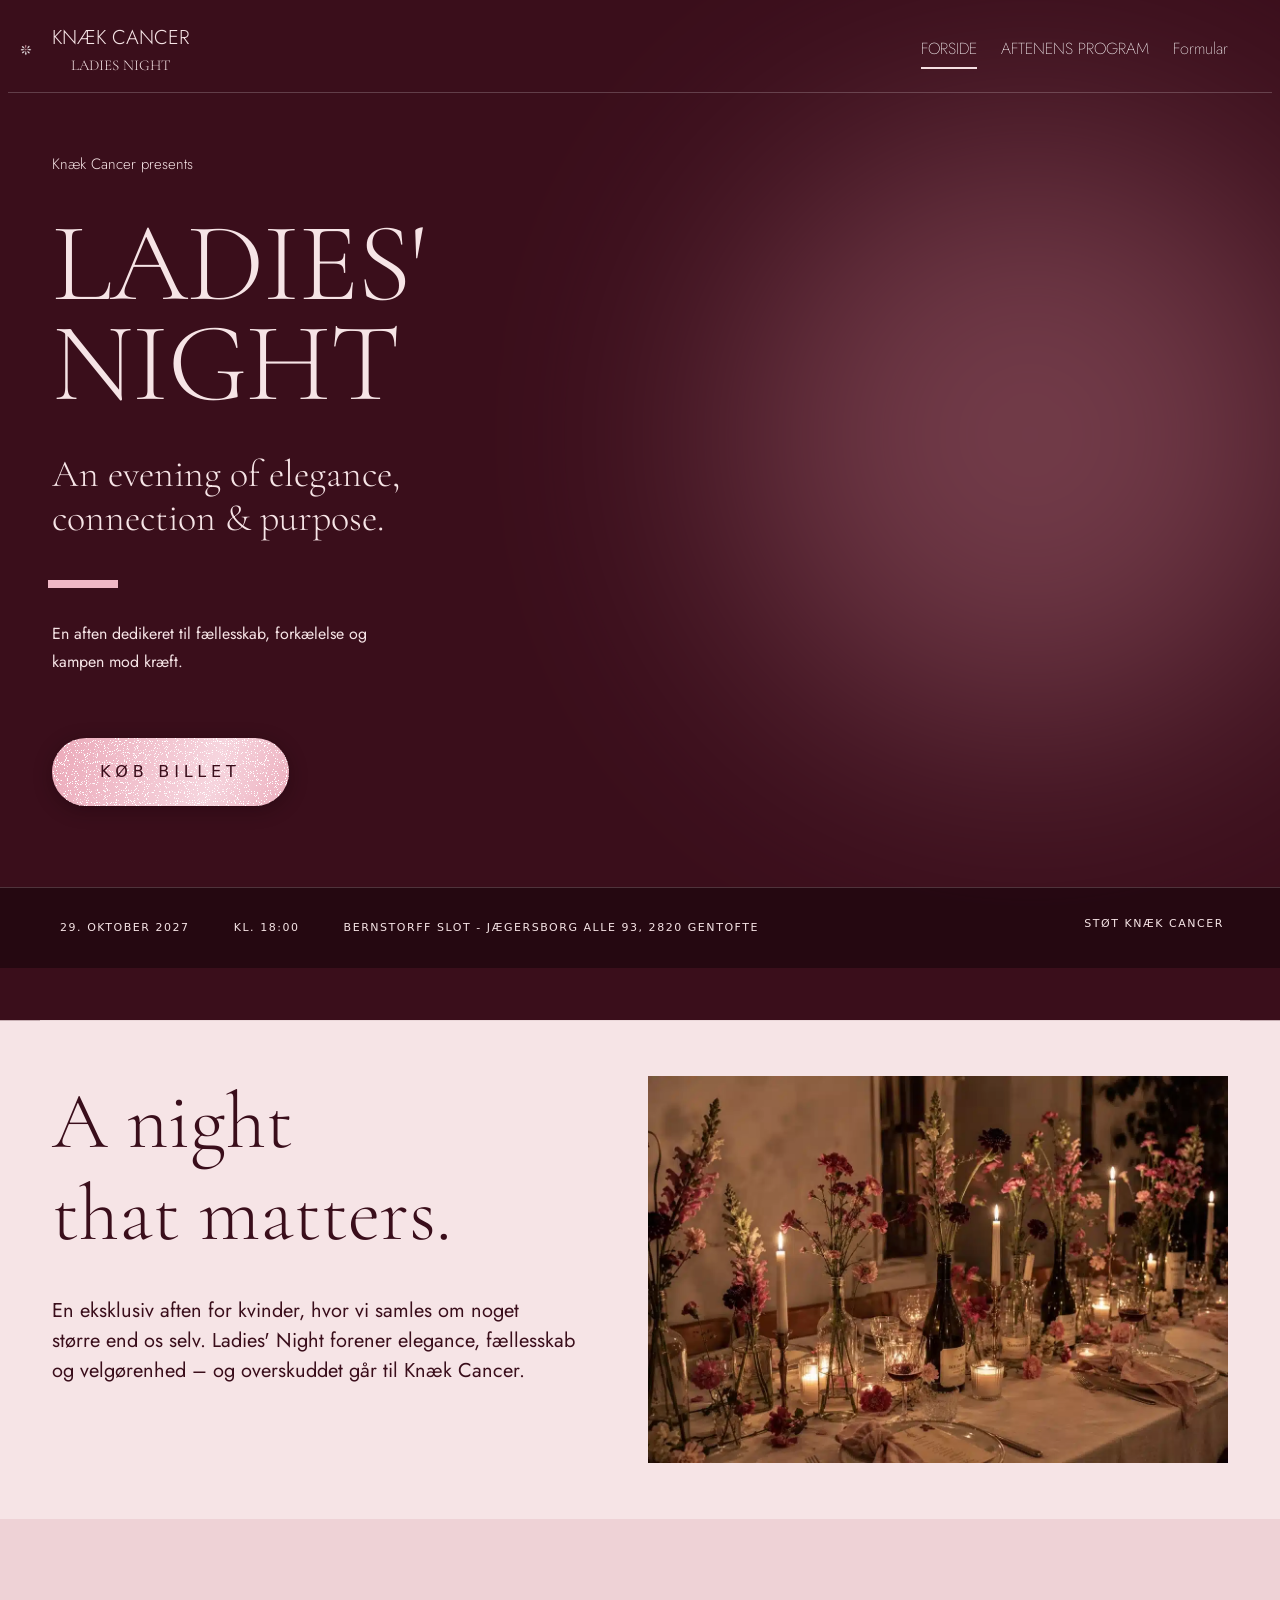
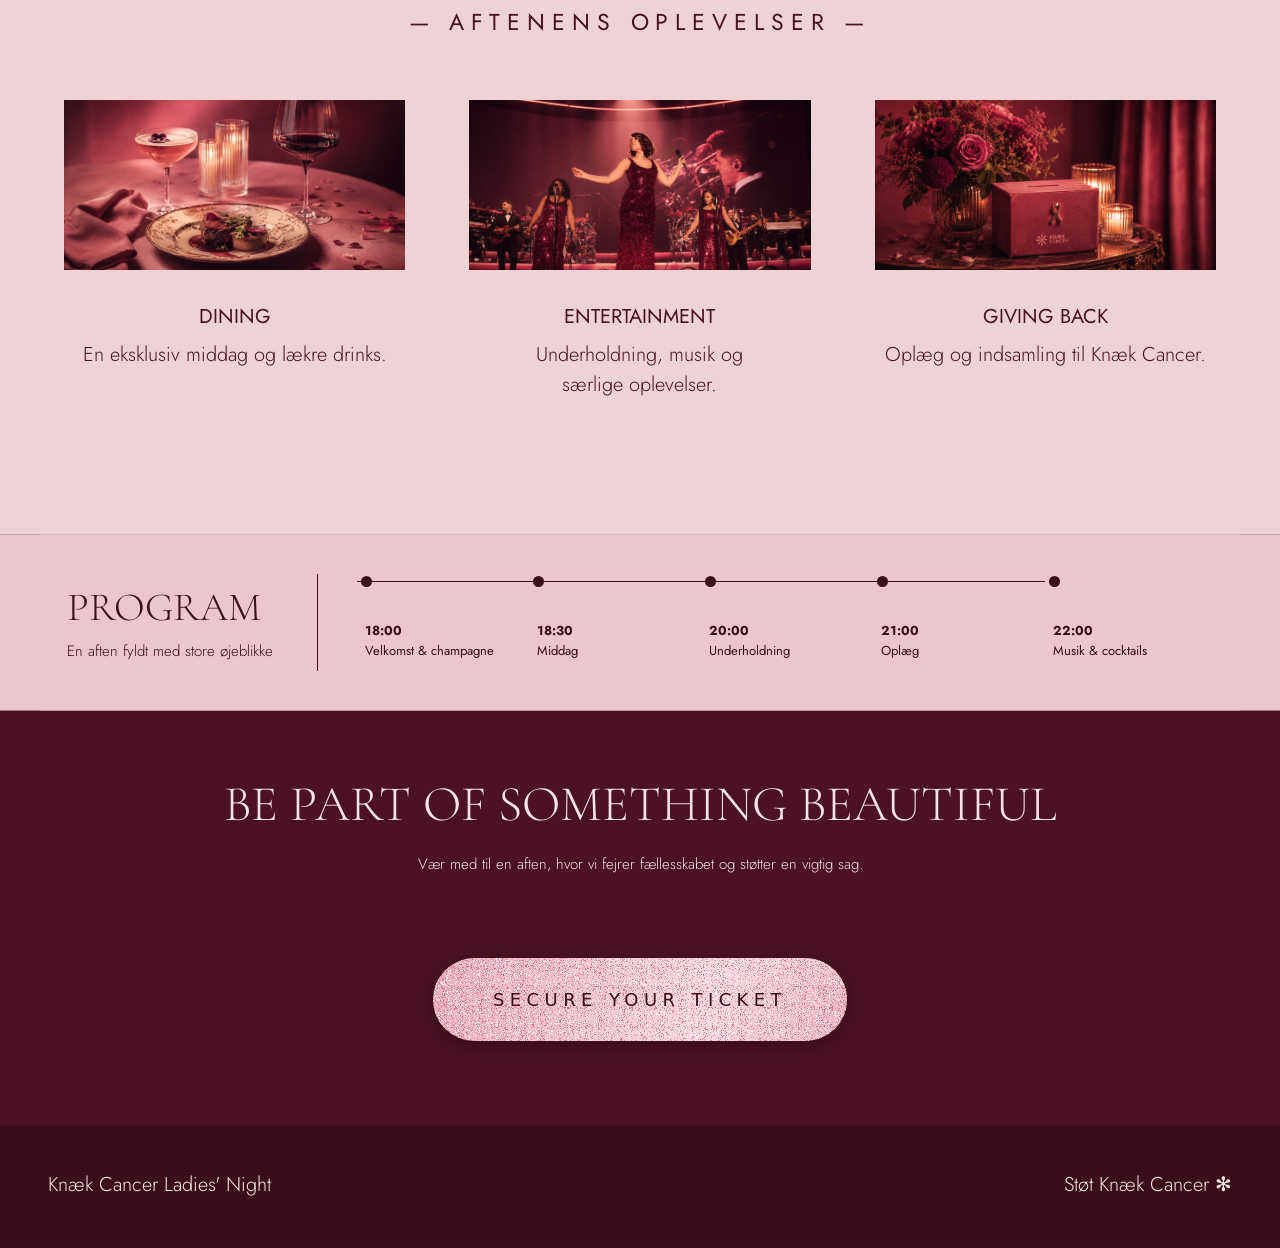
<file: index.html>
<!DOCTYPE html>
<html lang="da">

<head>
  <meta charset="UTF-8">
  <meta name="viewport" content="width=device-width, initial-scale=1.0">
  <title>Knæk Cancer Ladies' Night</title>
  <link rel="stylesheet" href="./starter.css">
  <link rel="stylesheet" href="./style.css">
  <link rel="preconnect" href="https://fonts.googleapis.com">
  <link rel="preconnect" href="https://fonts.gstatic.com" crossorigin>
  <link href="https://fonts.googleapis.com/css2?family=Jost:ital,wght@0,100..900;1,100..900&display=swap"
    rel="stylesheet">
  <link rel="preconnect" href="https://fonts.googleapis.com">
  <link rel="preconnect" href="https://fonts.gstatic.com" crossorigin>
  <link href="https://fonts.googleapis.com/css2?family=Cormorant+Garamond:ital,wght@0,300..700;1,300..700&display=swap"
    rel="stylesheet">
</head>

<body>
  <header class="site-header">
    <div class="logo">
      <a href="index.html">
        <img src="billeder/blomst.webp" alt="Logo">
      </a>
    </div>
    <div class="header-content">
      <a class="site-logo" href="./">
        <span class="logo-title">KNÆK CANCER</span><br>
        <span class="logo-subtitle">LADIES NIGHT</span>
      </a>
      <nav class="site-nav">
        <button>Menu</button>
        <ul class="menu" id="menu" popover>
          <li><a href="./" aria-current="page">FORSIDE</a></li>
          <li><a href="404.html">AFTENENS PROGRAM</a></li>
          <li><a href="./form.html">Formular</a></li>
        </ul>
      </nav>
    </div>
  </header>

  <main>

    <section>
      <div class="forside">
        <div class="glow-circle1"></div>

        <p class="cap">
          Knæk Cancer presents
        <p>
        <h1>Ladies' <br> Night</h1>
        <p class="cap2">An evening of elegance, connection & purpose.
        <p>
        <div class="line"></div>
        <p class="cap3">En aften dedikeret til fællesskab, forkælelse og kampen mod kræft.</p>
        <div>
          <a href="#"> KØB BILLET </a>
        </div>

        <div class="date">
          <div class="date2">
            <div class="date_text">
              <span>29. OKTOBER 2027</span>
              <span>KL. 18:00</span>
              <span>BERNSTORFF SLOT - JÆGERSBORG ALLE 93, 2820 GENTOFTE</span>
            </div>
            <div class="date_støt">STØT KNÆK CANCER</div>
          </div>
        </div>
      </div>
    </section>

    <section class="about">
      <div class="about-text">
        <h2>A night<br>that matters.</h2>
        <p>En eksklusiv aften for kvinder, hvor vi samles om noget <br> større end os selv. Ladies' Night forener
          elegance, fællesskab <br> og velgørenhed – og overskuddet går til Knæk Cancer.</p>
      </div>
      <div>
        <img src="billeder/borddækning.webp" alt="borddækning">
      </div>
    </section>

    <section class="oplevelser">
      <div class="oplevelser_indhold">
        <p class="oplevelser_overskrift">— AFTENENS OPLEVELSER —</p>
        <div class="grid_1-1-1">
          <div class="indhold">
            <div class="indhold-img">
              <img src="billeder/Romantisk gourmetmiddag i stearinlysenes skær.png" alt="mad">
            </div>
            <h3>DINING</h3>
            <p>En eksklusiv middag og lækre drinks.</p>
          </div>
          <div class="indhold">
            <div class="indhold-img">
              <img src="billeder/Glamourøs retro-soulkoncert i burgundy og pink.png" alt="raye">
            </div>
            <h3>ENTERTAINMENT</h3>
            <p>Underholdning, musik og særlige oplevelser.</p>
          </div>
          <div class="indhold">
            <div class="indhold-img">
              <img src="billeder/Velourbeklædt donationsboks i rosa skær.png" alt="gave">
            </div>
            <h3>GIVING BACK</h3>
            <p>Oplæg og indsamling til Knæk Cancer.</p>
          </div>
        </div>
      </div>
    </section>

    <section class="program">
      <div class="section-inner program-inner">
        <div class="program-overskrift">
          <h2>PROGRAM</h2>
          <p>En aften fyldt med store øjeblikke</p>
        </div>
        <ul class="timeline">
          <li><br><b>18:00</b> <br><span>Velkomst & champagne</span></li>
          <li><br><b>18:30</b><br><span>Middag</span></li>
          <li><br><b>20:00</b><br><span>Underholdning</span></li>
          <li><br><b>21:00</b><br><span>Oplæg</span></li>
          <li><br><b>22:00</b><br><span>Musik & cocktails</span></li>
        </ul>
      </div>
    </section>

    <section class="secureticket">

      <div>

        <div>
          <h2>BE PART OF SOMETHING BEAUTIFUL</h2>
          <p>Vær med til en aften, hvor vi fejrer fællesskabet og støtter en vigtig sag.</p>
        </div>
        <div>
          <a href="#">SECURE YOUR TICKET</a>
        </div>
      </div>
    </section>

  </main>

  <footer class="site-footer">
    <div class="footer-content">
      <p>Knæk Cancer Ladies' Night</p>
      <p>Støt Knæk Cancer ✻</p>
    </div>
  </footer>
  <script src="./script.js"></script>
  <script>
    const farver = ["#eba9b9", "#f6d5de", "#eba9b", "#f6d5de"];

    document.addEventListener("mousemove", function (e) {
      const prik = document.createElement("div");
      prik.className = "glimmer";
      prik.style.left = e.clientX + "px";
      prik.style.top = e.clientY + "px";

      const farve = farver[Math.floor(Math.random() * farver.length)];
      prik.style.background = farve;
      prik.style.boxShadow = "0 0 8px " + farve;

      document.body.appendChild(prik);

      setTimeout(function () {
        prik.remove();
      }, 800);
    });
  </script>
</body>

</html>
</file>
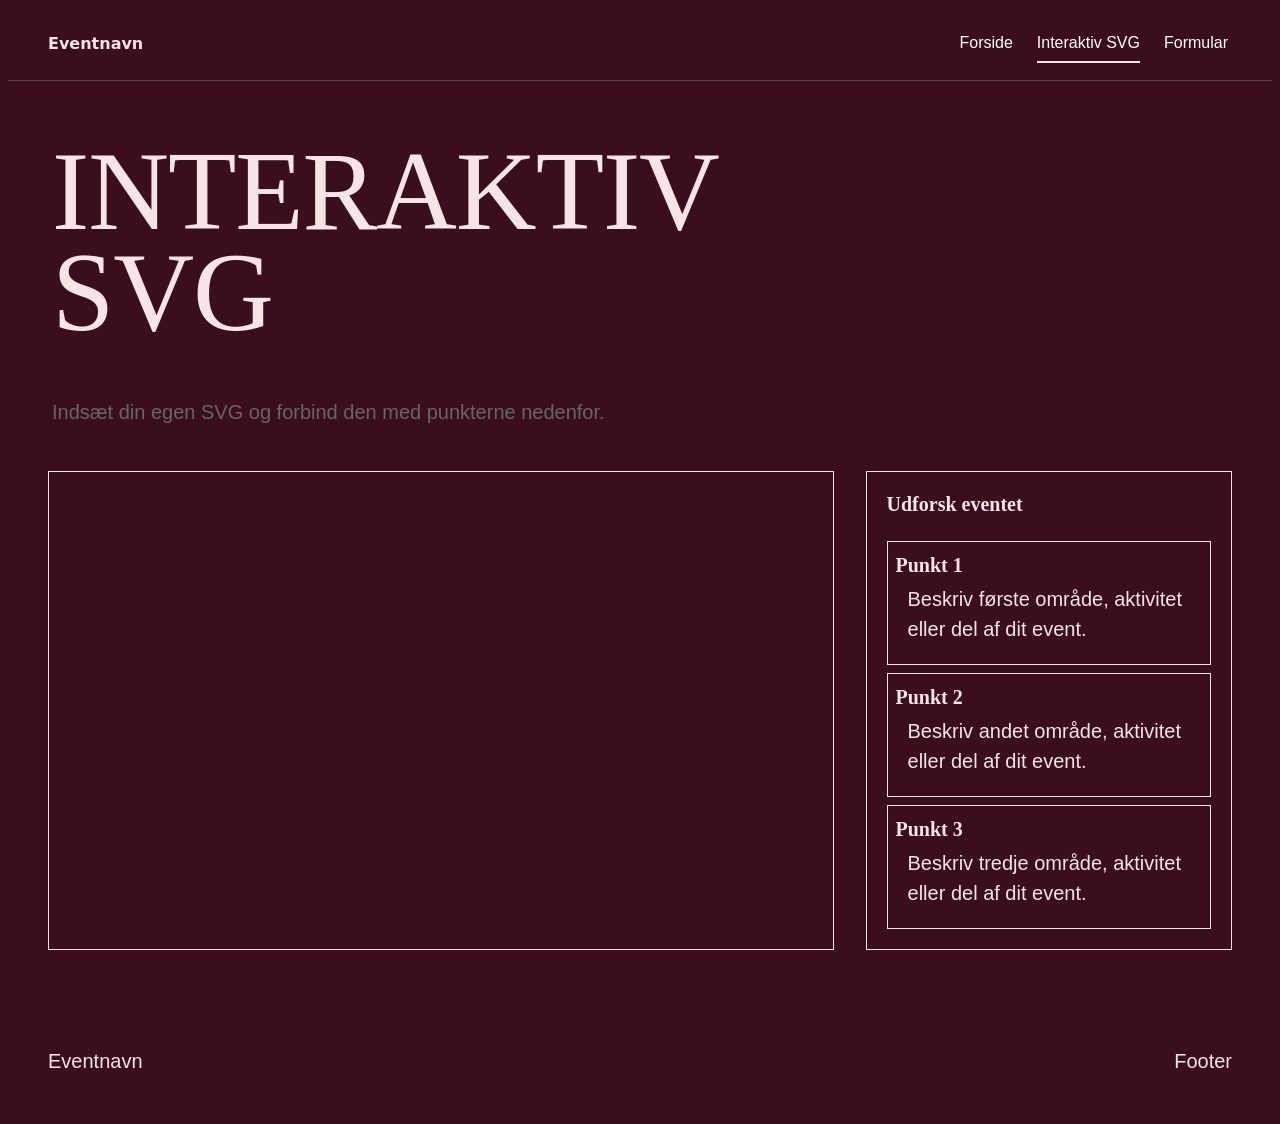
<file: svg.html>
<!DOCTYPE html>
<html lang="da">

<head>
  <meta charset="UTF-8">
  <meta name="viewport" content="width=device-width, initial-scale=1.0">
  <title>Interaktiv SVG | Eventnavn</title>
  <link rel="stylesheet" href="./starter.css">
  <link rel="stylesheet" href="./style.css">
</head>

<body>
  <header class="site-header">
    <div class="header-content">
      <a class="site-logo" href="./">Eventnavn</a>
      <nav class="site-nav">
        <button>Menu</button>
        <ul class="menu" id="menu" popover>
          <li><a href="./">Forside</a></li>
          <li><a href="./svg.html" aria-current="page">Interaktiv SVG</a></li>
          <li><a href="./form.html">Formular</a></li>
        </ul>
      </nav>
    </div>
  </header>

  <main>
    <section class="svg-page">
      <header class="svg-intro">
        <h1>Interaktiv SVG</h1>
        <p>Indsæt din egen SVG og forbind den med punkterne nedenfor.</p>
      </header>

      <section class="svg-layout">
        <div class="svg-placeholder"></div>

        <article class="panel">
          <h2>Udforsk eventet</h2>
          <div class="accordion">
            <!-- TODO: Lav om til details/summary -->
            <div class="accordion-item">
              <h3>Punkt 1</h3>
              <p>Beskriv første område, aktivitet eller del af dit event.</p>
            </div>
            <div class="accordion-item">
              <h3>Punkt 2</h3>
              <p>Beskriv andet område, aktivitet eller del af dit event.</p>
            </div>
            <div class="accordion-item">
              <h3>Punkt 3</h3>
              <p>Beskriv tredje område, aktivitet eller del af dit event.</p>
            </div>
          </div>
        </article>
      </section>
    </section>
  </main>

  <footer class="site-footer">
    <div class="footer-content">
      <p>Eventnavn</p>
      <p>Footer</p>
    </div>
  </footer>
  <script src="./script.js"></script>
</body>

</html>
</file>
<file: starter.css>
*,
::before,
::after {
  box-sizing: border-box;
  margin: 0;
  padding: 4px;
}

html {
  interpolate-size: allow-keywords;
  font-family: system-ui, sans-serif;
  line-height: 1.5;
  -webkit-font-smoothing: antialiased;
}

h1,
h2 {
  line-height: 1.25;
}

p,
li {
  text-wrap: pretty;
}

img,
svg {
  display: block;
  width: 100%;
  height: auto;
}

label {
  display: block;
}

input,
button,
textarea,
select {
  font: inherit;
  color: inherit;
  background-color: transparent;
  font-size: max(1em, 16px);
  padding: 0;
  margin: 0;
}

input:where([type="checkbox"], [type="radio"]) {
  width: 1em;
  height: 1em;
}

textarea {
  resize: none;
  min-height: 4lh;
}

legend {
  padding: 0;
}

select,
::picker(select) {
  appearance: base-select;
}

[popover] {
  margin: revert;
}

dialog {
  overscroll-behavior: none;

  &::backdrop {
    overflow: hidden;
    overscroll-behavior: contain;
  }
}

.visually-hidden {
  position: absolute;
  width: 1px;
  height: 1px;
  overflow: hidden;
  white-space: nowrap;
  clip-path: inset(100%);
}
</file>
<file: style.css>
/* Variabler */
html {
  --color-page: #3a0e1b;
  --color-surface: #3a0e1b;
  --color-text: #f6e4e6;
  --color-muted: #666;
  --color-border: #f6e4e6;
  --space-05: 0.5rem;
  --space-1: 1rem;
  --space-2: 2rem;
  --space-3: 3rem;

  background: var(--color-page);
  color: var(--color-text);
}
/* Globalt layout */
body {
  margin: 0;
  min-height: 100svh;
  display: grid;
  grid-template-rows: auto 1fr auto;
  grid-template-columns: minmax(1rlh, 1fr) minmax(0, 75rem) minmax(1rlh, 1fr);
}

h1,
h2,
h3,
p {
  margin: 0;
  font-size: 20px;
  font-family: serif;
}

main {
  display: grid;
  grid-template-columns: inherit;
  grid-column: 1 / -1;
  align-content: start;
  background-color: #3a0e1b;
}

main > * {
  grid-column: 2;
  padding-block: var(--space-3);
}

.svg-page {
  display: grid;
  gap: var(--space-2);
}

.svg-intro {
  display: grid;
  gap: var(--space-1);
  max-width: 60ch;
}

.svg-intro p {
  color: var(--color-muted);
}

.svg-layout {
  display: grid;
  gap: var(--space-2);
  align-items: start;
  @media (width > 800px) {
    grid-template-columns: 1fr min(40%, 36ch);
  }
}

.form-page {
  display: grid;
  gap: var(--space-2);
  @media (width > 600px) {
    grid-template-columns: min(40%, 50ch) 1fr;
  }
}

.form-intro {
  display: grid;
  gap: var(--space-1);
  align-content: start;
  max-width: 60ch;
}

.form-intro p {
  color: var(--color-muted);
  font-size: 22px;
}

.opsamling-page {
  display: grid;
  gap: var(--space-2);
  align-items: start;

  @media (width > 800px) {
    grid-template-columns: minmax(0, 44ch) minmax(20rem, 1fr);
  }
}

.opsamling-intro {
  display: grid;
  gap: var(--space-1);
  max-width: 60ch;
}

.opsamling-intro p {
  color: var(--color-muted);
}

.error-page {
  display: grid;
  gap: var(--space-1);
  max-width: 60ch;
}

.error-page p {
  color: var(--color-muted);
}

/* Header og footer */
.site-header,
.site-footer {
  grid-column: 1 / -1;

  display: grid;
  grid-template-columns: inherit;
  background: var(--color-surface);
}

.header-content,
.footer-content {
  grid-column: 2;
}

.header-content {
  min-height: 4rem;
  display: flex;
  justify-content: space-between;
  align-items: center;
  gap: var(--space-1);
}

.site-logo {
  color: inherit;
  font-weight: 700;
  text-decoration: none;
}

.footer-content {
  padding-block: var(--space-1);
  display: flex;
  flex-wrap: wrap;
  justify-content: space-between;
  gap: var(--space-1);
  color: var(--color-muted);
}

/* Navigation */
[popover] {
  margin: 0;
  padding: 0;
  border: none;
  background: transparent;
}

.site-nav button {
  padding: 0.4rem 0.7rem;
  border: 1px solid var(--color-border);
  background: var(--color-surface);
  @media (width > 600px) {
    display: none;
  }
}

.menu {
  margin: 0;
  padding: var(--space-1);
  list-style: none;
  background: var(--color-surface);
  border: 1px solid var(--color-border);
  @media (width > 600px) {
    display: flex;
    gap: var(--space-1);
    padding: 0;
    border: none;
    background: none;
    position: static;
  }
}

.menu a {
  display: block;
  padding: 0.4rem 0;
  color: inherit;
  text-decoration: none;
  border-bottom: 2px solid #0000;
}

.menu a[aria-current="page"] {
  border-bottom-color: var(--color-border);
}

/* Flader */
.panel,
.svg-placeholder,
.form-placeholder,
.opsamling-placeholder {
  background: var(--color-surface);
  border: 1px solid var(--color-border);
}

.panel {
  padding: var(--space-1);
  display: grid;
  gap: var(--space-1);
}

.svg-placeholder,
.opsamling-placeholder {
  min-height: -webkit-fill-available;
  min-height: stretch;
}

.form-placeholder {
  min-height: -webkit-fill-available;
  min-height: stretch;
  padding: var(--space-1);
  border: 1px solid #3a0e1b;
  border-radius: 50px;
}

/* Details */
.accordion {
  display: grid;
  gap: var(--space-05);
}

.accordion-item {
  border: 1px solid var(--color-border);
  background: var(--color-surface);
}

.accordion-item p {
  padding: 0 var(--space-1) var(--space-1);
  color: var(--color-muted);
}

/* Knap/link */

/* ========== GLITTER-KNAP (erstatter .secureticket a) ========== */
.button {
  position: relative;
  isolation: isolate; /* glitteret ligger bag teksten */
  overflow: hidden;
  justify-self: center;
  display: inline-block;
  box-sizing: border-box;
  width: 100%;
  text-decoration: none;
  color: #f6e4e6;
  text-shadow: none; /* sektionen giver ellers teksten en mørk skygge */
  border-radius: 35px;
  border: 1px solid var(--color-border);
  background: var(--color-surface);
  color: inherit;
  text-decoration: none;
}

/*************header**************/
.site-header {
  background-color: #3a0e1b;

  border-bottom: 1px solid rgba(255, 255, 255, 0.2);
}
.site-logo {
  text-align: center;
}
.logo-title {
  font-family: "Jost", sans-serif;
  font-weight: 300;
  font-size: 20px;
}

.logo-subtitle {
  font-family: "Cormorant Garamond", serif;
  font-weight: 300;
  font-size: 15px;
}

.menu {
  font-family: "Jost", sans-serif;
  color: white;
  font-weight: 200;
}
/***************INDEX*************/
.glow-circle1 {
  position: absolute;
  width: 600px;
  height: 600px;
  border-radius: 50%;

  background: #f6a7b6dd;

  filter: blur(130px);
  opacity: 0.35;

  right: -50px;
  top: 15%;
}

p {
  font-family: "Jost", sans-serif;
}

.cap {
  margin: 0 0 22px;
  font-size: 15px;
  font-weight: 300;
}

h1 {
  font-family: "Cormorant Garamond", serif;
  font-style: normal;
  font-size: 112px;
  line-height: 0.9;
  font-weight: lighter;
  margin: 0 0 30px;
  text-transform: uppercase;
  letter-spacing: -0.01em;
}
.cap2 {
  font-family: "Cormorant Garamond", serif;
  font-size: 38px;
  font-style: italic;
  font-weight: 200;
  line-height: 1.15;
  margin: 0 0 28px;
  max-width: 420px;
}

.line {
  width: 70px;
  height: 1px;
  background: #f0b8c6;
  margin-bottom: 28px;
}
.cap3 {
  font-size: 16px;
  line-height: 1.7;
  margin: 0 0 36px;
  max-width: 340px;
  margin-bottom: 55px;
}
/* ========== GLITTER-KNAP PÅ FORSIDEN (.forside a) ========== */
.forside a {
  position: relative;
  isolation: isolate; /* glitteret ligger bag teksten **/
  overflow: hidden;
  display: inline-block;
  text-decoration: none;
  color: #3a0e1b;
  text-shadow: none;
  border-radius: 35px;
  font-size: 16px;
  padding: 22px 48px;
  margin: 0;
  letter-spacing: 0.3em;

  background-color: #eba9b9;
  background-image: linear-gradient(
    110deg,
    #eba9b9 0%,
    #f6d5de 35%,
    #eba9b9 55%,
    #f6d5de 100%
  );
  background-size: 200% 100%;
  box-shadow: 0 4px 18px rgba(20, 4, 10, 0.35);
  transition:
    transform 0.2s,
    box-shadow 0.2s;
  animation: ticket-shine 4s ease-in-out infinite;
}

@keyframes ticket-shine {
  0%,
  100% {
    background-position: 0% 0;
  }
  50% {
    background-position: 100% 0;
  }
}

.forside a:hover {
  transform: translateY(-2px);
  box-shadow: 0 8px 24px rgba(20, 4, 10, 0.45);
}
.forside a:focus-visible {
  outline: 2px solid #f6d5de;
  outline-offset: 3px;
}

/* Glitter-lagene på knappen */
.forside a::before,
.forside a::after {
  content: "";
  position: absolute;
  inset: 0;
  z-index: -1;
  pointer-events: none;
  background-size: 200px 200px;
}

/* Lag 1: hvide og lyse glimt */
.forside a::before {
  background-image: url("data:image/svg+xml,<svg xmlns='http://www.w3.org/2000/svg' width='200' height='200'><filter id='f' x='0' y='0' width='100%' height='100%' color-interpolation-filters='sRGB'><feTurbulence type='fractalNoise' baseFrequency='.9' numOctaves='1' seed='7' stitchTiles='stitch'/><feColorMatrix values='0 0 0 0 1  0 0 0 0 1  0 0 0 0 1  20 0 0 0 -12.2'/></filter><rect width='100%' height='100%' filter='url(%23f)'/></svg>");
}
/**************dato, tid og lokation streg*******************************/

.date {
  position: relative;
  background: rgba(30, 6, 14, 0.75);
  border-top: 1px solid rgba(246, 228, 230, 0.2);
  width: 100vw;
  margin-left: calc(50% - 50vw);
  margin-top: 70px;
}
.date2 {
  max-width: none;
  padding: 20px 48px;
  display: flex;
  gap: 40px;
  flex-wrap: wrap;
  justify-content: space-between;
}
.date_text {
  display: flex;
  gap: 36px;
  flex-wrap: wrap;
  font-size: 11px;
  letter-spacing: 0.14em;
}
.date_støt {
  font-size: 11px;
  letter-spacing: 0.14em;
}

/****************************about*****************/

.about {
  display: grid;
  grid-template-columns: 1fr 1fr;
  background-color: #f6e4e6;
  box-shadow: 0 0 0 100vmax #f6e4e6;
  clip-path: inset(0 -100vmax);
}

.about-text {
  color: #3a0e1b;
}

.about h2 {
  font-family: "Cormorant Garamond", serif;
  font-size: 5rem;
  font-weight: 200;
  line-height: 1.15;
  margin: 0 0 28px;
  max-width: 420px;
}

/***********************oplevelser*************************/

.oplevelser {
  background-color: #eed2d6;
  box-shadow: 0 0 0 100vmax #eed2d6;
  clip-path: inset(0 -100vmax);
}

.oplevelser_overskrift {
  text-align: center;
  font-family: "Jost", sans-serif;
  margin: 30px;
  font-size: 23px;
  color: #4a1224;
  letter-spacing: 0.3em;
  margin-bottom: 40px;
}

.grid_1-1-1 {
  display: grid;
  grid-template-columns: 1fr 1fr 1fr;
  gap: 40px;
  text-align: center;
  margin-bottom: 70px;
}

.grid_1-1-1 h3 {
  font-family: "Jost", sans-serif;
  margin-top: 20px;
  font-weight: 400;
  color: #4a1224;
}
.grid_1-1-1 p {
  font-family: "Jost", sans-serif;
  font-weight: 300;
  color: #4a1224;
}
/* ========== GLITTER HOVER PÅ BILLEDER ========== */
.indhold-img {
  position: relative;
  overflow: hidden; /* glitteret og zoom bliver inde i billedet */
}

.indhold-img img {
  display: block;
  width: 100%;
  transition: transform 0.8s ease;
}

/* Billedet zoomer let ind ved hover */
.indhold:hover .indhold-img img {
  transform: scale(1.06);
}

/* Fælles for begge lag */
.indhold-img::before,
.indhold-img::after {
  content: "";
  position: absolute;
  inset: 0;
  pointer-events: none;
}

/* Lag 1: glitter der blinker (skjult til man holder musen over) */
.indhold-img::before {
  opacity: 0;
  background-size: 300px 300px;
  background-image:
    /* hvid */
    url("data:image/svg+xml,<svg xmlns='http://www.w3.org/2000/svg' width='300' height='300'><filter id='f' x='0' y='0' width='100%' height='100%' color-interpolation-filters='sRGB'><feTurbulence type='fractalNoise' baseFrequency='.8' numOctaves='1' seed='5' stitchTiles='stitch'/><feColorMatrix values='0 0 0 0 1  0 0 0 0 1  0 0 0 0 1  20 0 0 0 -12.4'/></filter><rect width='100%' height='100%' filter='url(%23f)'/></svg>"),
    /* blush */
    url("data:image/svg+xml,<svg xmlns='http://www.w3.org/2000/svg' width='300' height='300'><filter id='f' x='0' y='0' width='100%' height='100%' color-interpolation-filters='sRGB'><feTurbulence type='fractalNoise' baseFrequency='.7' numOctaves='1' seed='12' stitchTiles='stitch'/><feColorMatrix values='0 0 0 0 .96  0 0 0 0 .84  0 0 0 0 .87  20 0 0 0 -12'/></filter><rect width='100%' height='100%' filter='url(%23f)'/></svg>"),
    /* rosa */
    url("data:image/svg+xml,<svg xmlns='http://www.w3.org/2000/svg' width='300' height='300'><filter id='f' x='0' y='0' width='100%' height='100%' color-interpolation-filters='sRGB'><feTurbulence type='fractalNoise' baseFrequency='.85' numOctaves='1' seed='23' stitchTiles='stitch'/><feColorMatrix values='0 0 0 0 .88  0 0 0 0 .55  0 0 0 0 .65  20 0 0 0 -12.4'/></filter><rect width='100%' height='100%' filter='url(%23f)'/></svg>");
  background-position:
    0 0,
    90px 60px,
    170px 120px;
}

.indhold:hover .indhold-img::before {
  animation: card-twinkle 1.6s ease-in-out infinite;
}

@keyframes card-twinkle {
  0%,
  100% {
    opacity: 0.25;
  }
  50% {
    opacity: 1;
  }
}

/* Lag 2: lysskær der glider hen over billedet ved hover */
.indhold-img::after {
  background-image: linear-gradient(
    110deg,
    transparent 40%,
    rgba(255, 235, 240, 0.55) 50%,
    transparent 60%
  );
  background-size: 250% 100%;
  background-position: 150% 0;
  transition: background-position 0s;
}

.indhold:hover .indhold-img::after {
  background-position: -50% 0;
  transition: background-position 1s ease;
}

/* Ingen animation for dem, der har slået det fra i systemet */
@media (prefers-reduced-motion: reduce) {
  .indhold-img img {
    transition: none;
  }
  .indhold:hover .indhold-img img {
    transform: none;
  }
  .indhold:hover .indhold-img::before {
    animation: none;
    opacity: 0.6;
  }
  .indhold:hover .indhold-img::after {
    transition: none;
  }
}

/******timeline******/

.program {
  background: #ebc6cc;
  box-shadow: 0 0 0 100vmax #ebc6cc;
  clip-path: inset(0 -100vmax);
  color: #3a0e1b;
  padding: 15px;
}
.section-inner {
  display: grid;
  grid-template-columns: 1fr 3fr;
}

.program-inner {
  padding-block: 25px;
  display: grid;
  gap: 10px;
  align-items: center;
  gap: 5px;
}

.timeline {
  display: grid;
  grid-template-columns: repeat(5, 1fr);
  list-style: none;
  font-family: "Jost", sans-serif;
  font-size: 13px;
}
.timeline li {
  position: relative;
  border-top: 1px solid #3a0e1b;
  padding-top: 20px;
  padding-right: 10px; /* luft mellem teksterne i stedet for gap */
}

.timeline li::before {
  content: "";
  position: absolute;
  top: -6px; /* halvdelen af prikken + halvdelen af kanten */
  width: 11px;
  height: 11px;
  border-radius: 50%;
  background: #3a0e1b;
}

/* Valgfrit: ingen streg ud for sidste prik */
.timeline li:last-child {
  border-top-color: transparent;
}

.program-overskrift {
  border-right: 1px solid #3a0e1b;
  margin-right: 30px;
}

.program-overskrift h2 {
  font-size: 40px;
  font-family: "Cormorant Garamond", serif;
  font-weight: 300;
}

.program-overskrift p {
  font-weight: 300;
  font-size: 15px;
  font-family: "Jost", sans-serif;
}

/****************køb billet***************/

.secureticket {
  background-color: #4a1224;
  box-shadow: 0 0 0 100vmax #4a1224;
  clip-path: inset(0 -100vmax);
  text-align: center;
  padding: 50px;
}

.secureticket h2 {
  font-size: 50px;
  font-family: "Cormorant Garamond", serif;
  font-weight: 300;
  margin-bottom: 10px;
}
.secureticket p {
  font-family: "Jost", sans-serif;
  font-weight: 300;
  font-size: 15px;
  margin-bottom: 50px;
}

/* ========== GLITTER-KNAP (erstatter .secureticket a) ========== */
.secureticket a {
  position: relative;
  isolation: isolate; /* glitteret ligger bag teksten */
  overflow: hidden;
  display: inline-block;
  text-decoration: none;
  color: #3a0e1b;
  text-shadow: none; /* sektionen giver ellers teksten en mørk skygge */
  border-radius: 50px;
  padding: 10px;
  margin: 20px;
  letter-spacing: 0.3em;
  font-size: 18px; /* større tekst (tilføj denne linje) */
  padding: 28px 60px; /* større knap */

  background-color: #eba9b9;
  background-image: linear-gradient(
    110deg,
    #eba9b9 0%,
    #f6d5de 35%,
    #eba9b9 55%,
    #f6d5de 100%
  );
  background-size: 200% 100%;
  box-shadow: 0 4px 18px rgba(20, 4, 10, 0.35);
  transition:
    transform 0.2s,
    box-shadow 0.2s;
  animation: ticket-shine 4s ease-in-out infinite;
}

@keyframes ticket-shine {
  0%,
  100% {
    background-position: 0% 0;
  }
  50% {
    background-position: 100% 0;
  }
}

.secureticket a:hover {
  transform: translateY(-2px);
  box-shadow: 0 8px 24px rgba(20, 4, 10, 0.45);
}
.secureticket a:focus-visible {
  outline: 2px solid #f6d5de;
  outline-offset: 3px;
}

/* Glitter-lagene på knappen */
.secureticket a::before,
.secureticket a::after {
  content: "";
  position: absolute;
  inset: 0;
  z-index: -1;
  pointer-events: none;
  background-size: 200px 200px;
}

/* Lag 1: hvide og lyse glimt */
.secureticket a::before {
  background-image:
    url("data:image/svg+xml,<svg xmlns='http://www.w3.org/2000/svg' width='200' height='200'><filter id='f' x='0' y='0' width='100%' height='100%' color-interpolation-filters='sRGB'><feTurbulence type='fractalNoise' baseFrequency='.9' numOctaves='1' seed='7' stitchTiles='stitch'/><feColorMatrix values='0 0 0 0 1  0 0 0 0 1  0 0 0 0 1  20 0 0 0 -12.2'/></filter><rect width='100%' height='100%' filter='url(%23f)'/></svg>"),
    url("data:image/svg+xml,<svg xmlns='http://www.w3.org/2000/svg' width='200' height='200'><filter id='f' x='0' y='0' width='100%' height='100%' color-interpolation-filters='sRGB'><feTurbulence type='fractalNoise' baseFrequency='.8' numOctaves='1' seed='13' stitchTiles='stitch'/><feColorMatrix values='0 0 0 0 .96  0 0 0 0 .84  0 0 0 0 .87  20 0 0 0 -11.8'/></filter><rect width='100%' height='100%' filter='url(%23f)'/></svg>");
  background-position:
    0 0,
    60px 40px;
  animation: btn-twinkle-a 3s ease-in-out infinite;
}

/* Lag 2: rosenrøde og bordeaux korn (giver dybde) */
.secureticket a::after {
  background-image:
    url("data:image/svg+xml,<svg xmlns='http://www.w3.org/2000/svg' width='200' height='200'><filter id='f' x='0' y='0' width='100%' height='100%' color-interpolation-filters='sRGB'><feTurbulence type='fractalNoise' baseFrequency='.85' numOctaves='1' seed='22' stitchTiles='stitch'/><feColorMatrix values='0 0 0 0 .75  0 0 0 0 .31  0 0 0 0 .43  20 0 0 0 -12.6'/></filter><rect width='100%' height='100%' filter='url(%23f)'/></svg>"),
    url("data:image/svg+xml,<svg xmlns='http://www.w3.org/2000/svg' width='200' height='200'><filter id='f' x='0' y='0' width='100%' height='100%' color-interpolation-filters='sRGB'><feTurbulence type='fractalNoise' baseFrequency='.95' numOctaves='1' seed='31' stitchTiles='stitch'/><feColorMatrix values='0 0 0 0 .6  0 0 0 0 .21  0 0 0 0 .31  20 0 0 0 -13'/></filter><rect width='100%' height='100%' filter='url(%23f)'/></svg>");
  background-position:
    30px 20px,
    100px 80px;
  opacity: 0.6;
  animation: btn-twinkle-b 2.4s ease-in-out infinite;
}

@keyframes btn-twinkle-a {
  0%,
  100% {
    opacity: 0.25;
  }
  50% {
    opacity: 1;
  }
}
@keyframes btn-twinkle-b {
  0%,
  100% {
    opacity: 0.2;
  }
  50% {
    opacity: 0.7;
  }
}

/* Ingen animation for dem, der har slået det fra i systemet */
@media (prefers-reduced-motion: reduce) {
  .secureticket a,
  .secureticket a::before,
  .secureticket a::after {
    animation: none;
  }
}

/******** footer**** */
.site-footer {
  background: #3a0e1b;
  color: #f6e4e6;
}
.footer-content {
  color: inherit;
  padding-block: 2rem;
}

.footer-content p {
  font-family: "Jost", sans-serif;
  font-weight: 300;
}

/**************svg**********************/
.svg-placeholder {
  padding: var(--space-1);
}
.svg-placeholder svg {
  display: block;
  width: 100%;
  height: auto;
}

.punkt {
  cursor: pointer;
  outline: none;
}
.punkt .hit {
  fill: transparent;
}
.punkt .dot {
  fill: #f6d5de;
  transition:
    fill 0.3s,
    r 0.3s;
}
.punkt:hover .dot,
.punkt.aktiv .dot {
  fill: #eba9b9;
  r: 20;
}
.punkt:focus-visible .hit {
  stroke: #f6d5de;
  stroke-width: 2;
}
.punkt text {
  fill: #f6e4e6;
  font-family: "Jost", sans-serif;
  font-weight: 300;
  font-size: 20px;
  letter-spacing: 0.08em;
  text-transform: uppercase;
}

#blomst {
  pointer-events: none;
}
/******* FORMULAR *******/

form {
  accent-color: #5a1429;
  width: 100%;
  max-width: 650px;
  padding: 30px;
  box-sizing: border-box;
}
.accordion-item summary {
  cursor: pointer;
  padding: var(--space-1);
  font-family: "Jost", sans-serif;
  font-size: 16px;
  letter-spacing: 0.08em;
  text-transform: uppercase;
}
.accordion-item[open] {
  background: #4a1224;
}
.accordion-item p {
  color: var(--color-text);
}

/*********mus********/

.glimmer {
  position: fixed;
  width: 8px;
  height: 8px;
  border-radius: 50%;
  pointer-events: none;
  animation: forsvind 0.8s forwards;
}

@keyframes forsvind {
  to {
    transform: scale(0);
    opacity: 0;
  }
}
/**************svg: tilpasning til baggrundsbilledet**********************/
.svg-placeholder {
  padding: 0;
}

.punkt .dot,
.punkt:hover .dot,
.punkt.aktiv .dot {
  fill: transparent;
  r: 16;
}
.punkt.aktiv .dot {
  stroke: #eba9b9;
  stroke-width: 4;
}

.punkt .kolonne {
  fill: transparent;
  transition: fill 0.3s;
}
.punkt:hover .kolonne {
  fill: rgba(246, 213, 222, 0.06);
}
.punkt.aktiv .kolonne {
  fill: rgba(246, 213, 222, 0.12);
}
.punkt:focus-visible .kolonne {
  stroke: #f6d5de;
  stroke-width: 2;
}
.accordion-item {
  font-family: "Jost", sans-serif;
  font-size: 10px;
}
/* Fjern kursiv fra hele siden */
body,
body * {
  font-style: normal !important;
}

/*** Fonts
  .bjcree-medium {
    font-family: "BJCree", serif;
    font-weight: 500;
    font-style: normal;
  }

  .bjcree-semibold {
    font-family: "BJCree", serif;
    font-weight: 600;
    font-style: normal;
  }

  .bjcree-bold {
    font-family: "BJCree", serif;
    font-weight: 700;
    font-style: normal;
    ***/
</file>
